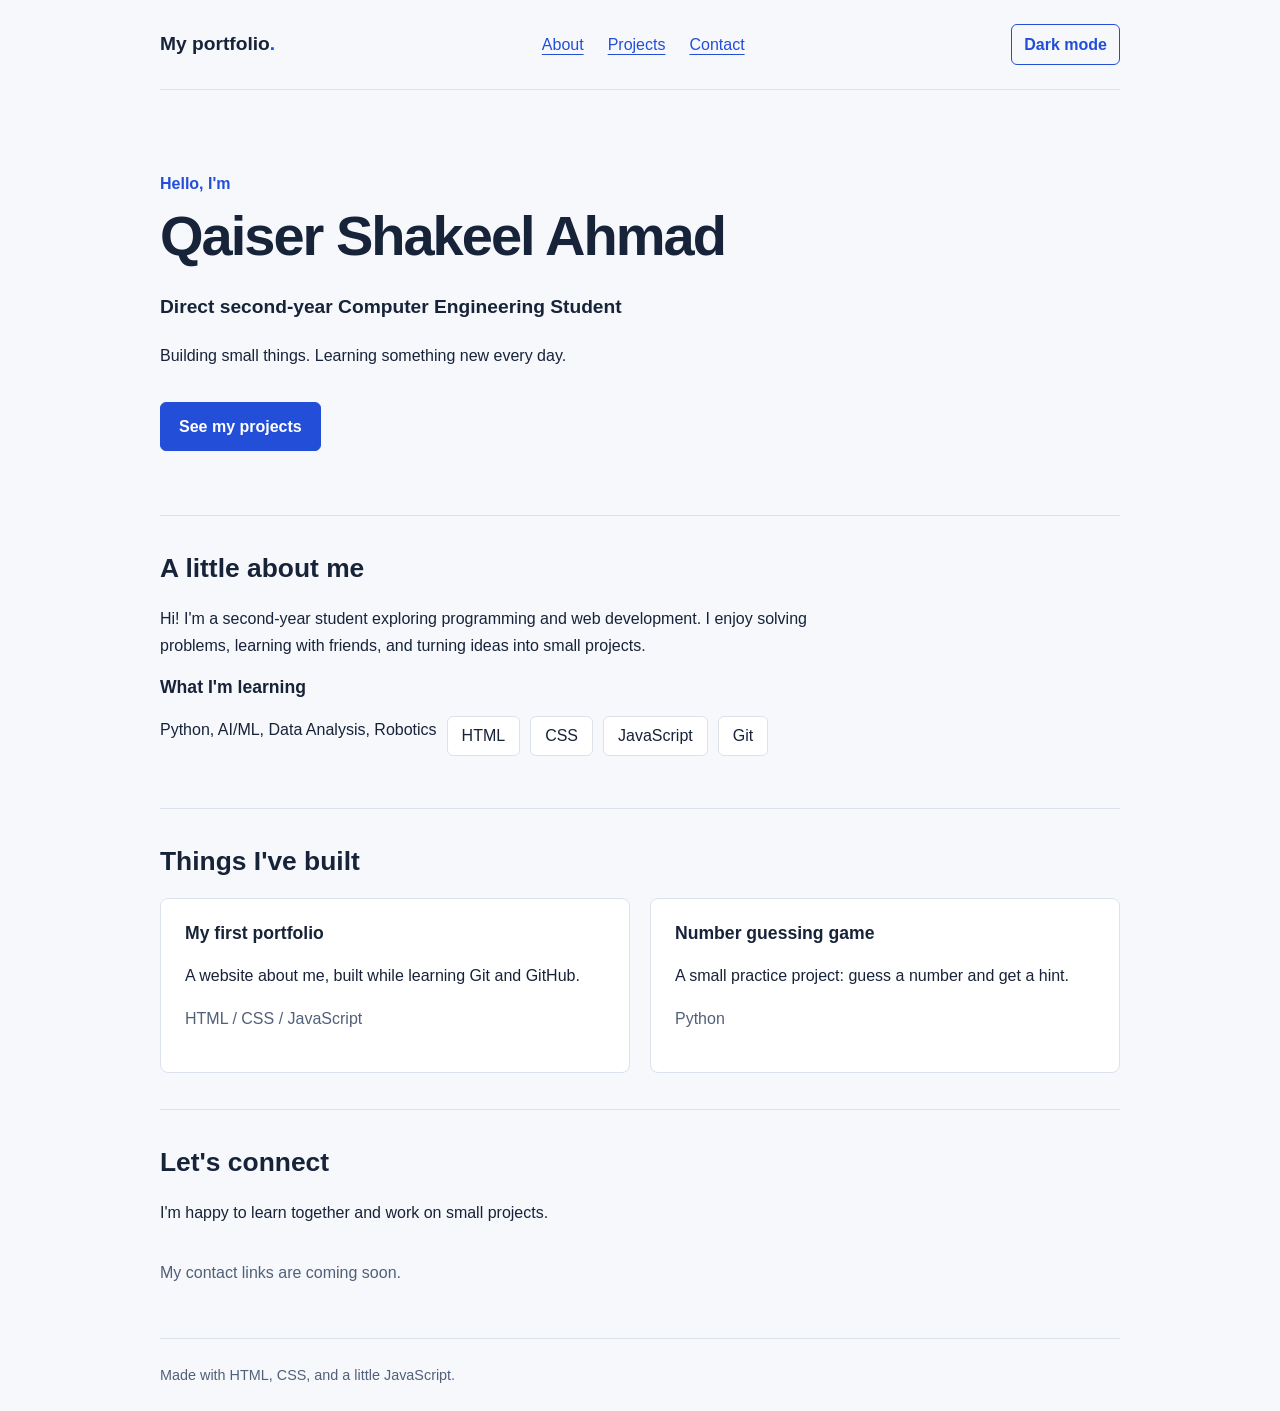
<file: index.html>
<!DOCTYPE html>
<html lang="en">
<head>
  <meta charset="UTF-8">
  <meta name="viewport" content="width=device-width, initial-scale=1.0">
  <meta name="description" content="A direct second-year student's portfolio of skills, projects, and learning.">
  <title>My Portfolio</title>
  <link rel="stylesheet" href="style.css">
  <!-- Load the student's data before the code that displays it. -->
  <script src="profile.js" defer></script>
  <script src="script.js" defer></script>
</head>
<body>
  <a class="skip-link" href="#main">Skip to content</a>

  <header class="site-header">
    <a class="logo" href="#main">My portfolio<span>.</span></a>
    <nav aria-label="Main navigation">
      <a href="#about">About</a>
      <a href="#projects">Projects</a>
      <a href="#contact">Contact</a>
    </nav>
    <button id="theme-button" type="button" aria-pressed="false" hidden>Dark mode</button>
  </header>

  <main id="main">
    <noscript>Please enable JavaScript to display the details from profile.js.</noscript>

    <section class="hero" aria-labelledby="name">
      <p class="eyebrow">Hello, I'm</p>
      <h1 id="name">Qaiser Shakeel Ahmad</h1>
      <p id="role" class="role">Direct second-year student</p>
      <p id="tagline">Learning, building, and sharing what I discover.</p>
      <a class="button" href="#projects">See my projects</a>
    </section>

    <section id="about" class="section" aria-labelledby="about-heading">
      <h2 id="about-heading">A little about me</h2>
      <p id="about-text">I'm starting my journey in technology.</p>
      <h3>What I'm learning</h3>
      <ul id="skills" class="skills" aria-label="Skills">Python, AI/ML, Data Analysis, Robotics</ul>
    </section>

    <section id="projects" class="section" aria-labelledby="projects-heading">
      <h2 id="projects-heading">Things I've built</h2>
      <p id="projects-empty">My first project is on the way. Watch this space!</p>
      <div id="project-list" class="project-list"></div>
    </section>

    <section id="contact" class="section" aria-labelledby="contact-heading">
      <h2 id="contact-heading">Let's connect</h2>
      <p>I'm happy to learn together and work on small projects.</p>
      <div id="contact-links" class="contact-links"></div>
      <p id="contact-empty" class="muted">My contact links are coming soon.</p>
    </section>
  </main>

  <footer>Made with HTML, CSS, and a little JavaScript.</footer>
</body>
</html>
</file>
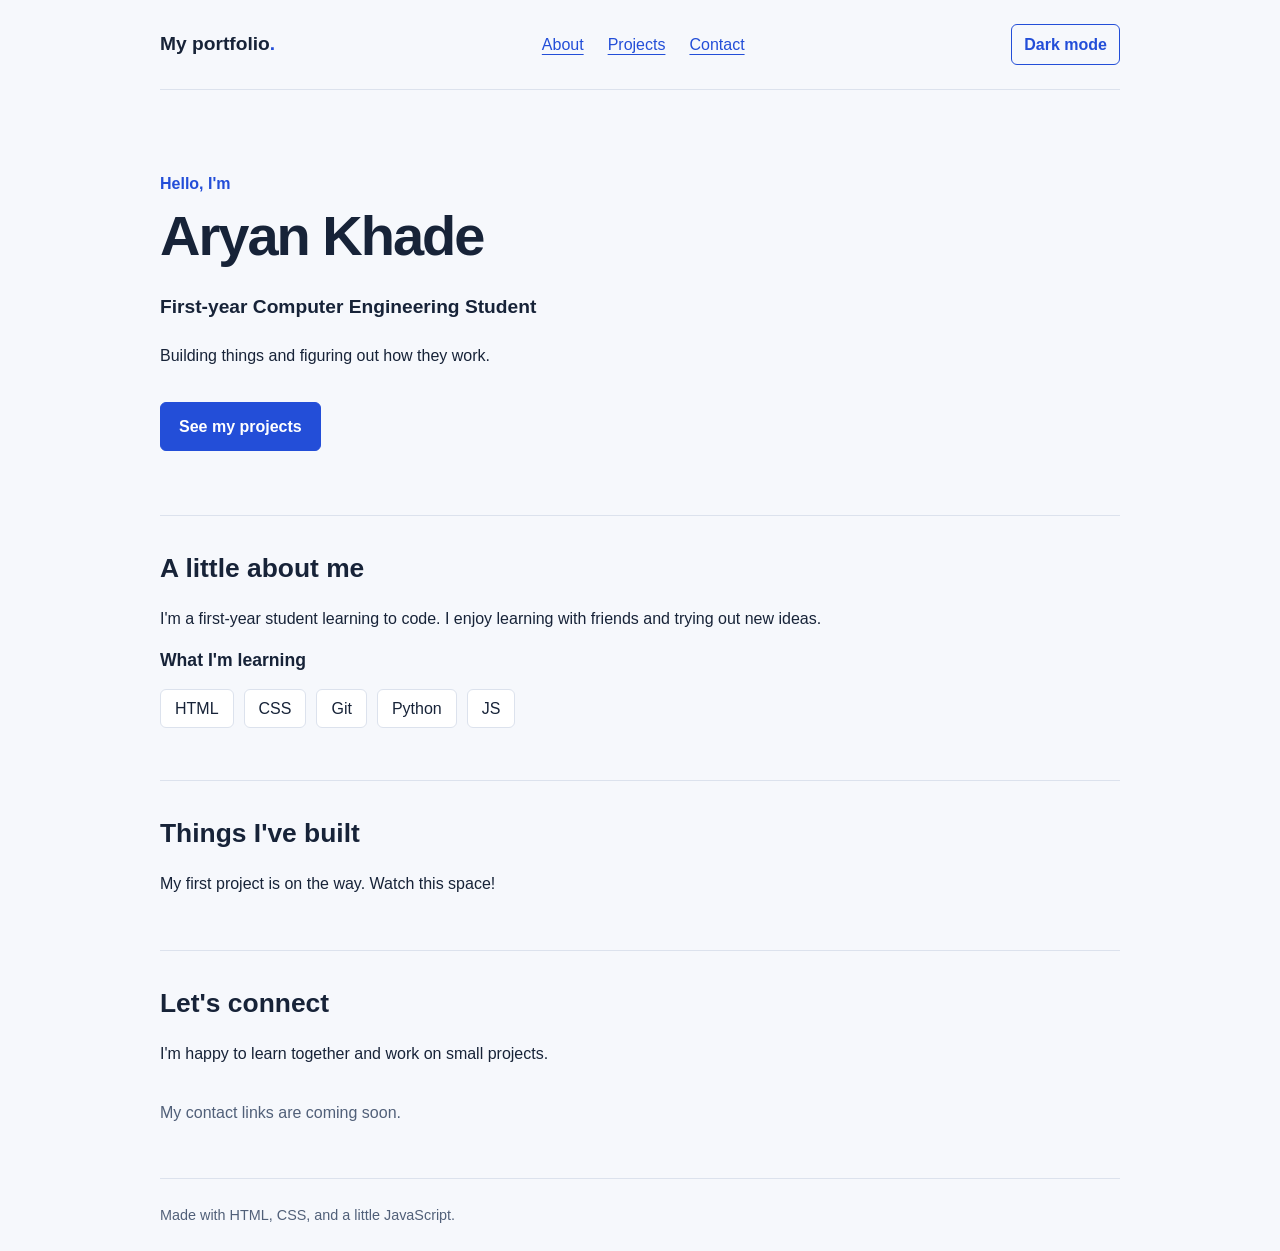
<file: students/aryankhade007/index.html>
<!DOCTYPE html>
<html lang="en">
<head>
  <meta charset="UTF-8">
  <meta name="viewport" content="width=device-width, initial-scale=1.0">
  <meta name="description" content="A first-year student's portfolio of skills, projects, and learning.">
  <title>My Portfolio</title>
  <link rel="stylesheet" href="style.css">
  <!-- Load the student's data before the code that displays it. -->
  <script src="profile.js" defer></script>
  <script src="script.js" defer></script>
</head>
<body>
  <a class="skip-link" href="#main">Skip to content</a>

  <header class="site-header">
    <a class="logo" href="#main">My portfolio<span>.</span></a>
    <nav aria-label="Main navigation">
      <a href="#about">About</a>
      <a href="#projects">Projects</a>
      <a href="#contact">Contact</a>
    </nav>
    <button id="theme-button" type="button" aria-pressed="false" hidden>Dark mode</button>
  </header>

  <main id="main">
    <noscript>Please enable JavaScript to display the details from profile.js.</noscript>

    <section class="hero" aria-labelledby="name">
      <p class="eyebrow">Hello, I'm</p>
      <h1 id="name">Your Name</h1>
      <p id="role" class="role">First-year student</p>
      <p id="tagline">Learning, building, and sharing what I discover.</p>
      <a class="button" href="#projects">See my projects</a>
    </section>

    <section id="about" class="section" aria-labelledby="about-heading">
      <h2 id="about-heading">A little about me</h2>
      <p id="about-text">I'm starting my journey in technology.</p>
      <h3>What I'm learning</h3>
      <ul id="skills" class="skills" aria-label="Skills"></ul>
    </section>

    <section id="projects" class="section" aria-labelledby="projects-heading">
      <h2 id="projects-heading">Things I've built</h2>
      <p id="projects-empty">My first project is on the way. Watch this space!</p>
      <div id="project-list" class="project-list"></div>
    </section>

    <section id="contact" class="section" aria-labelledby="contact-heading">
      <h2 id="contact-heading">Let's connect</h2>
      <p>I'm happy to learn together and work on small projects.</p>
      <div id="contact-links" class="contact-links"></div>
      <p id="contact-empty" class="muted">My contact links are coming soon.</p>
    </section>
  </main>

  <footer>Made with HTML, CSS, and a little JavaScript.</footer>
</body>
</html>
</file>
<file: style.css>
/* Start here to change the colours for your portfolio. */
:root {
  --background: #f6f8fc;
  --surface: #ffffff;
  --text: #172338;
  --muted: #516079;
  --accent: #234ed8;
  --border: #dce2ed;
}

body.dark {
  --background: #101827;
  --surface: #192538;
  --text: #f2f5fc;
  --muted: #b7c4d9;
  --accent: #a8beff;
  --border: #354359;
  color-scheme: dark;
}

* {
  box-sizing: border-box;
}

[hidden] {
  display: none !important;
}

body {
  margin: 0;
  background: var(--background);
  color: var(--text);
  font-family: Arial, sans-serif;
  font-size: 16px;
  line-height: 1.7;
  overflow-wrap: anywhere;
}

a {
  color: var(--accent);
  text-underline-offset: 4px;
}

a:hover {
  text-decoration-thickness: 2px;
}

a:focus-visible,
button:focus-visible {
  outline: 3px solid var(--accent);
  outline-offset: 5px;
}

.site-header,
main,
footer {
  width: 90%;
  max-width: 960px;
  margin: 0 auto;
}

.site-header {
  display: flex;
  align-items: center;
  justify-content: space-between;
  flex-wrap: wrap;
  gap: 16px;
  padding: 24px 0;
  border-bottom: 1px solid var(--border);
}

.logo {
  color: var(--text);
  font-size: 1.2rem;
  font-weight: bold;
  text-decoration: none;
}

.logo span {
  color: var(--accent);
}

nav,
.contact-links {
  display: flex;
  flex-wrap: wrap;
  gap: 24px;
}

button,
.button {
  display: inline-block;
  padding: 10px 18px;
  border: 1px solid var(--accent);
  border-radius: 6px;
  background: var(--accent);
  color: var(--surface);
  font: inherit;
  font-weight: bold;
  cursor: pointer;
  text-decoration: none;
}

#theme-button {
  background: transparent;
  color: var(--accent);
  padding: 6px 12px;
}

.hero {
  padding: 64px 0;
}

.eyebrow {
  margin-bottom: 4px;
  color: var(--accent);
  font-weight: bold;
}

h1,
h2,
h3 {
  line-height: 1.25;
}

h1 {
  margin: 0 0 16px;
  font-size: 3.5rem;
  letter-spacing: -2px;
}

h2 {
  margin: 0 0 20px;
  font-size: 1.65rem;
}

h3 {
  font-size: 1.1rem;
}

.role {
  font-size: 1.2rem;
  font-weight: bold;
}

.hero .button {
  margin-top: 16px;
}

.section {
  padding: 36px 0;
  border-top: 1px solid var(--border);
}

#about-text {
  max-width: 720px;
}

.skills {
  display: flex;
  flex-wrap: wrap;
  gap: 10px;
  padding: 0;
  list-style: none;
}

.skills li {
  padding: 5px 14px;
  border: 1px solid var(--border);
  border-radius: 6px;
  background: var(--surface);
}

.project-list {
  display: grid;
  grid-template-columns: repeat(2, minmax(0, 1fr));
  gap: 20px;
}

.project-card {
  padding: 24px;
  border: 1px solid var(--border);
  border-radius: 8px;
  background: var(--surface);
}

.project-card h3 {
  margin-top: 0;
}

.muted,
footer {
  color: var(--muted);
}

footer {
  padding: 24px 0;
  border-top: 1px solid var(--border);
  font-size: 0.9rem;
}

.skip-link {
  position: absolute;
  top: -100px;
  left: 16px;
  padding: 8px 16px;
  background: var(--surface);
}

.skip-link:focus {
  top: 8px;
}

/* On phones, stack the project cards and use a smaller heading. */
@media (max-width: 600px) {
  h1 {
    font-size: 2.5rem;
  }

  .hero {
    padding: 40px 0;
  }

  .project-list {
    grid-template-columns: 1fr;
  }
}
</file>
<file: students/aryankhade007/style.css>
/* Start here to change the colours for your portfolio. */
:root {
  --background: #f6f8fc;
  --surface: #ffffff;
  --text: #172338;
  --muted: #516079;
  --accent: #234ed8;
  --border: #dce2ed;
}

body.dark {
  --background: #101827;
  --surface: #192538;
  --text: #f2f5fc;
  --muted: #b7c4d9;
  --accent: #a8beff;
  --border: #354359;
  color-scheme: dark;
}

* {
  box-sizing: border-box;
}

[hidden] {
  display: none !important;
}

body {
  margin: 0;
  background: var(--background);
  color: var(--text);
  font-family: Arial, sans-serif;
  font-size: 16px;
  line-height: 1.7;
  overflow-wrap: anywhere;
}

a {
  color: var(--accent);
  text-underline-offset: 4px;
}

a:hover {
  text-decoration-thickness: 2px;
}

a:focus-visible,
button:focus-visible {
  outline: 3px solid var(--accent);
  outline-offset: 5px;
}

.site-header,
main,
footer {
  width: 90%;
  max-width: 960px;
  margin: 0 auto;
}

.site-header {
  display: flex;
  align-items: center;
  justify-content: space-between;
  flex-wrap: wrap;
  gap: 16px;
  padding: 24px 0;
  border-bottom: 1px solid var(--border);
}

.logo {
  color: var(--text);
  font-size: 1.2rem;
  font-weight: bold;
  text-decoration: none;
}

.logo span {
  color: var(--accent);
}

nav,
.contact-links {
  display: flex;
  flex-wrap: wrap;
  gap: 24px;
}

button,
.button {
  display: inline-block;
  padding: 10px 18px;
  border: 1px solid var(--accent);
  border-radius: 6px;
  background: var(--accent);
  color: var(--surface);
  font: inherit;
  font-weight: bold;
  cursor: pointer;
  text-decoration: none;
}

#theme-button {
  background: transparent;
  color: var(--accent);
  padding: 6px 12px;
}

.hero {
  padding: 64px 0;
}

.eyebrow {
  margin-bottom: 4px;
  color: var(--accent);
  font-weight: bold;
}

h1,
h2,
h3 {
  line-height: 1.25;
}

h1 {
  margin: 0 0 16px;
  font-size: 3.5rem;
  letter-spacing: -2px;
}

h2 {
  margin: 0 0 20px;
  font-size: 1.65rem;
}

h3 {
  font-size: 1.1rem;
}

.role {
  font-size: 1.2rem;
  font-weight: bold;
}

.hero .button {
  margin-top: 16px;
}

.section {
  padding: 36px 0;
  border-top: 1px solid var(--border);
}

#about-text {
  max-width: 720px;
}

.skills {
  display: flex;
  flex-wrap: wrap;
  gap: 10px;
  padding: 0;
  list-style: none;
}

.skills li {
  padding: 5px 14px;
  border: 1px solid var(--border);
  border-radius: 6px;
  background: var(--surface);
}

.project-list {
  display: grid;
  grid-template-columns: repeat(2, minmax(0, 1fr));
  gap: 20px;
}

.project-card {
  padding: 24px;
  border: 1px solid var(--border);
  border-radius: 8px;
  background: var(--surface);
}

.project-card h3 {
  margin-top: 0;
}

.muted,
footer {
  color: var(--muted);
}

footer {
  padding: 24px 0;
  border-top: 1px solid var(--border);
  font-size: 0.9rem;
}

.skip-link {
  position: absolute;
  top: -100px;
  left: 16px;
  padding: 8px 16px;
  background: var(--surface);
}

.skip-link:focus {
  top: 8px;
}

/* On phones, stack the project cards and use a smaller heading. */
@media (max-width: 600px) {
  h1 {
    font-size: 2.5rem;
  }

  .hero {
    padding: 40px 0;
  }

  .project-list {
    grid-template-columns: 1fr;
  }
}
</file>
